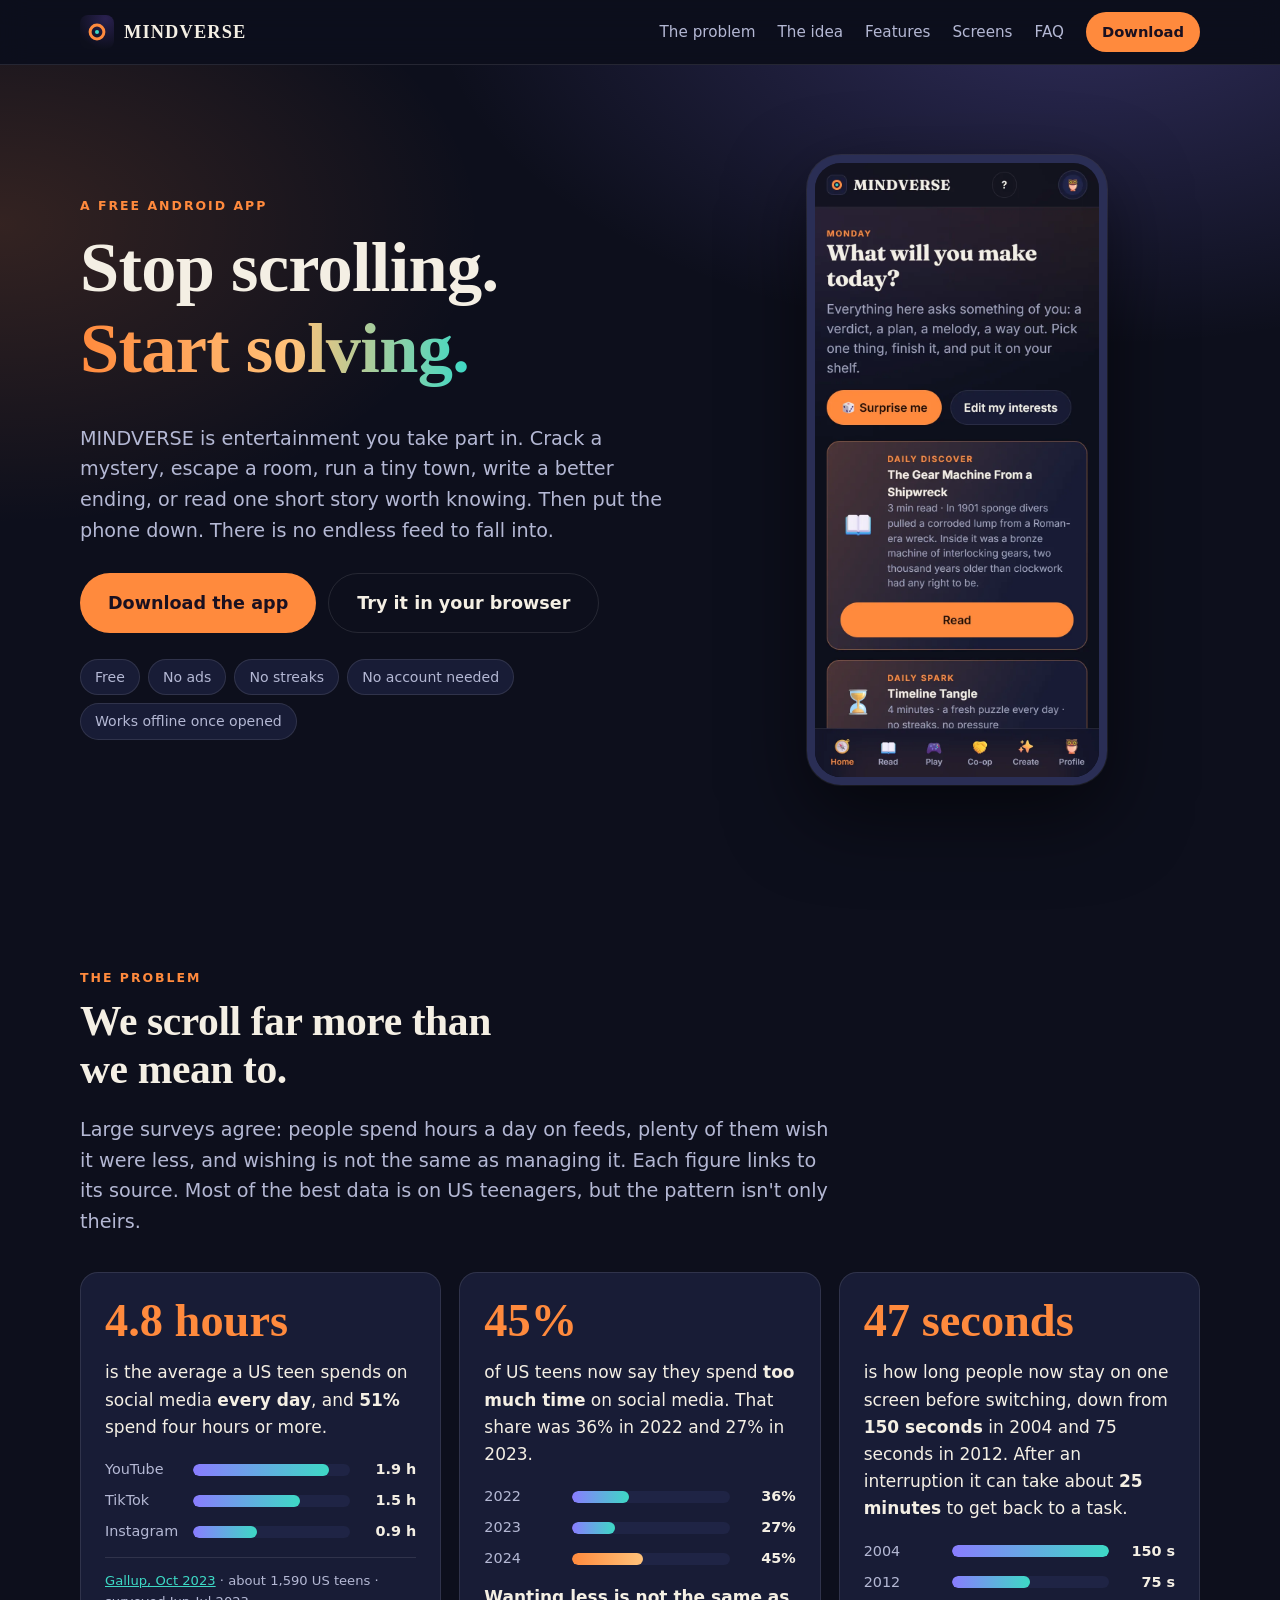
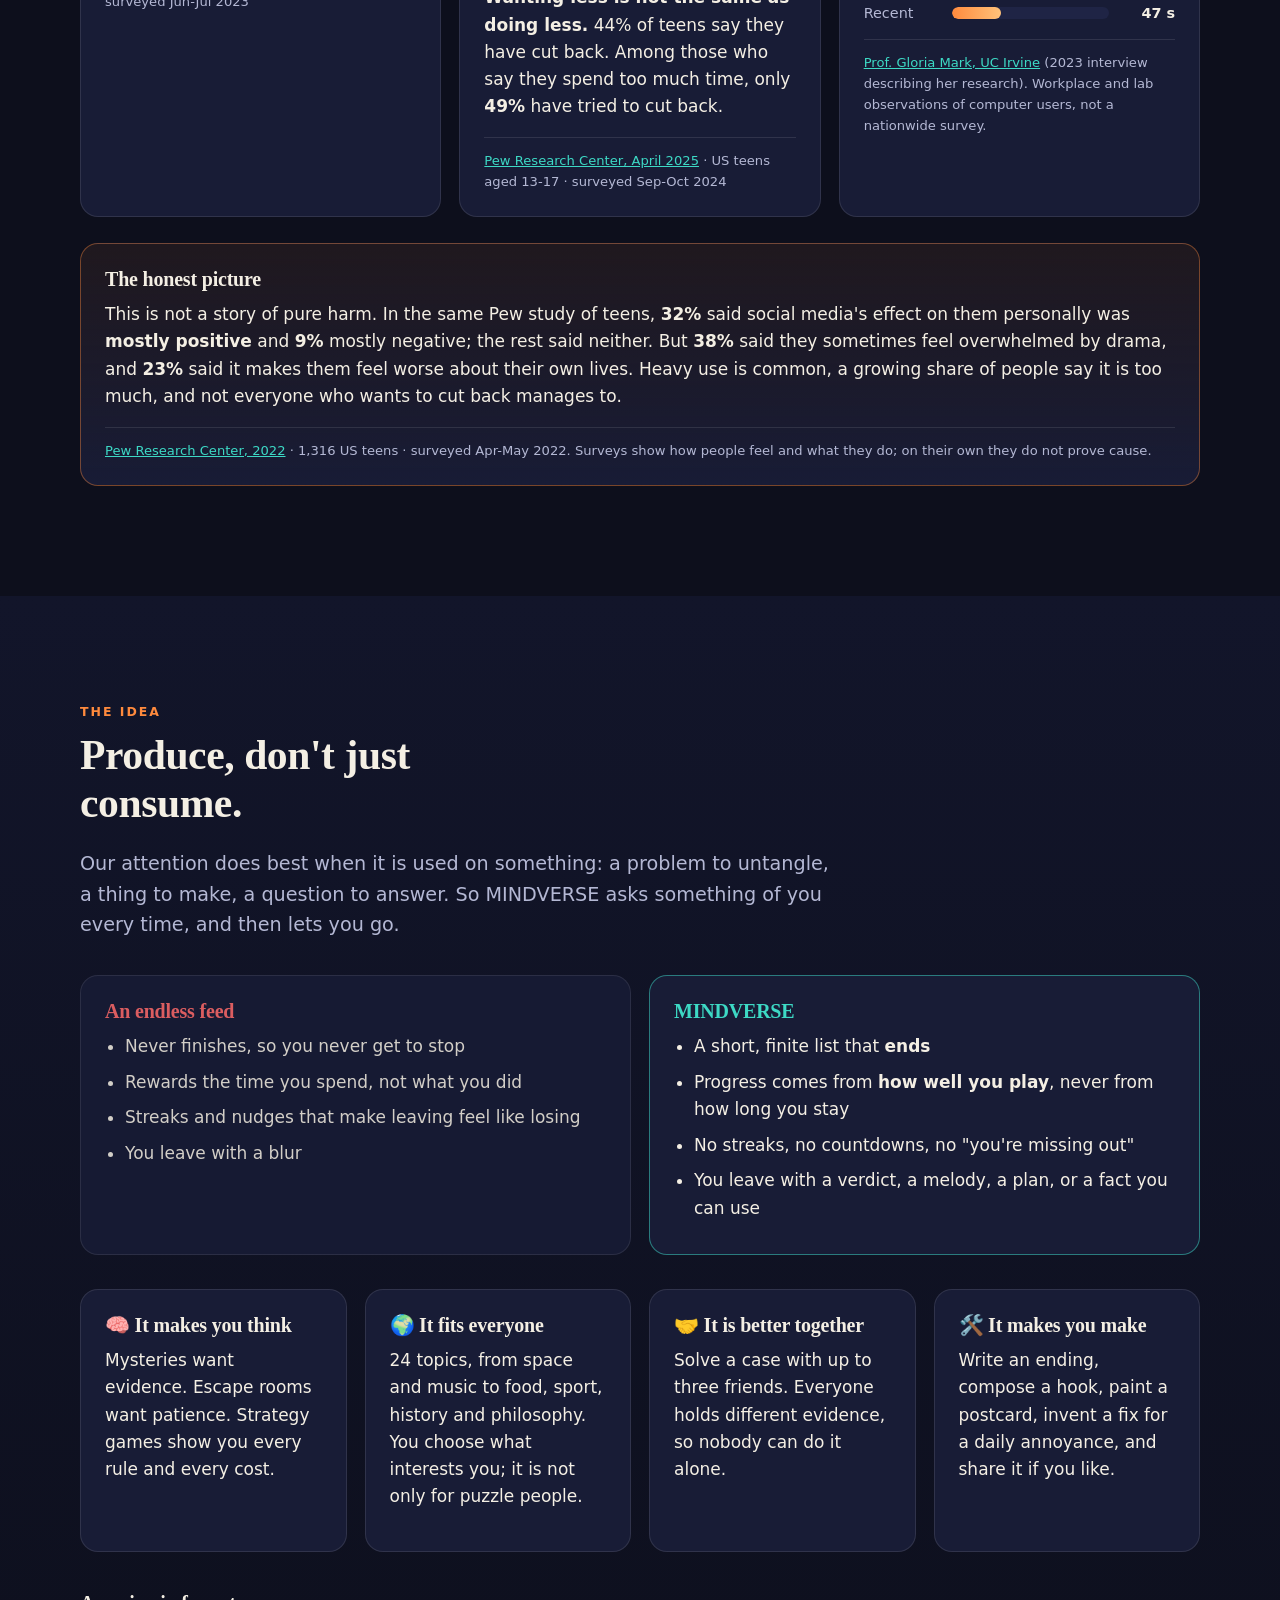
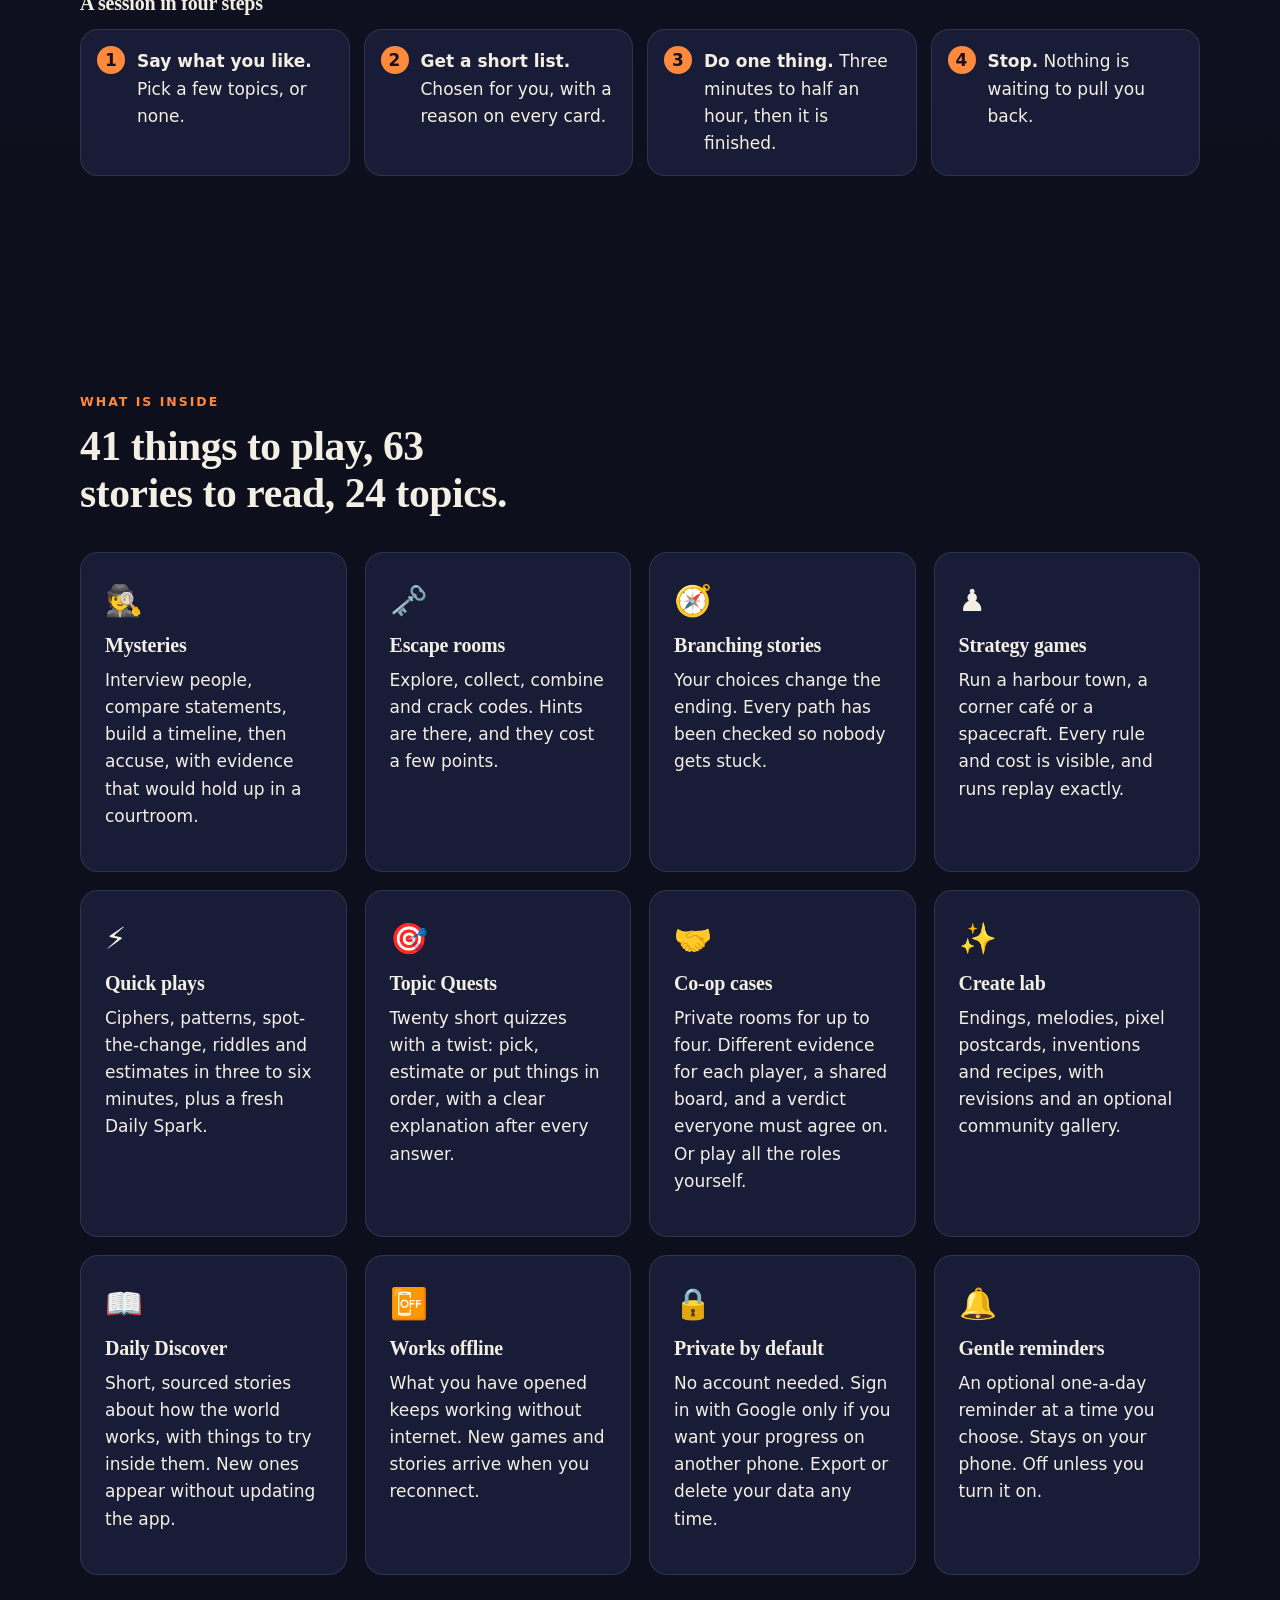
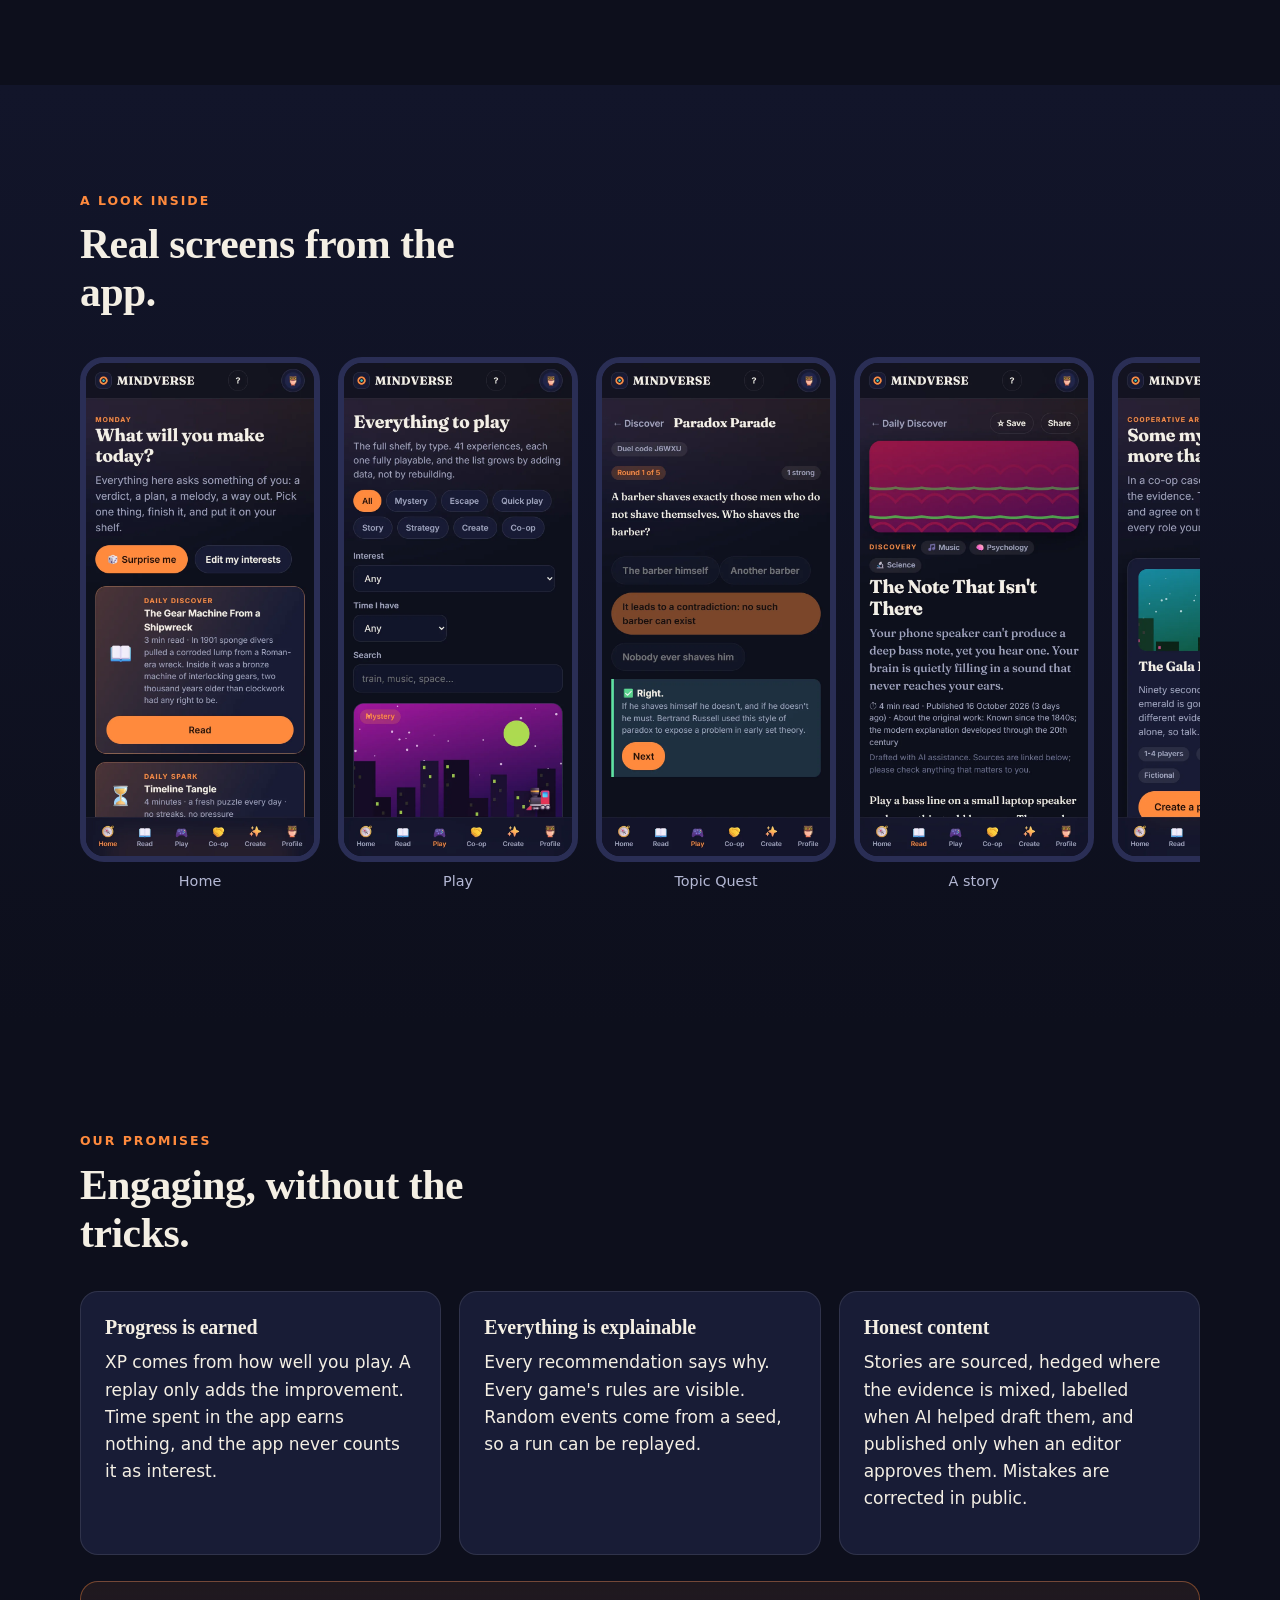
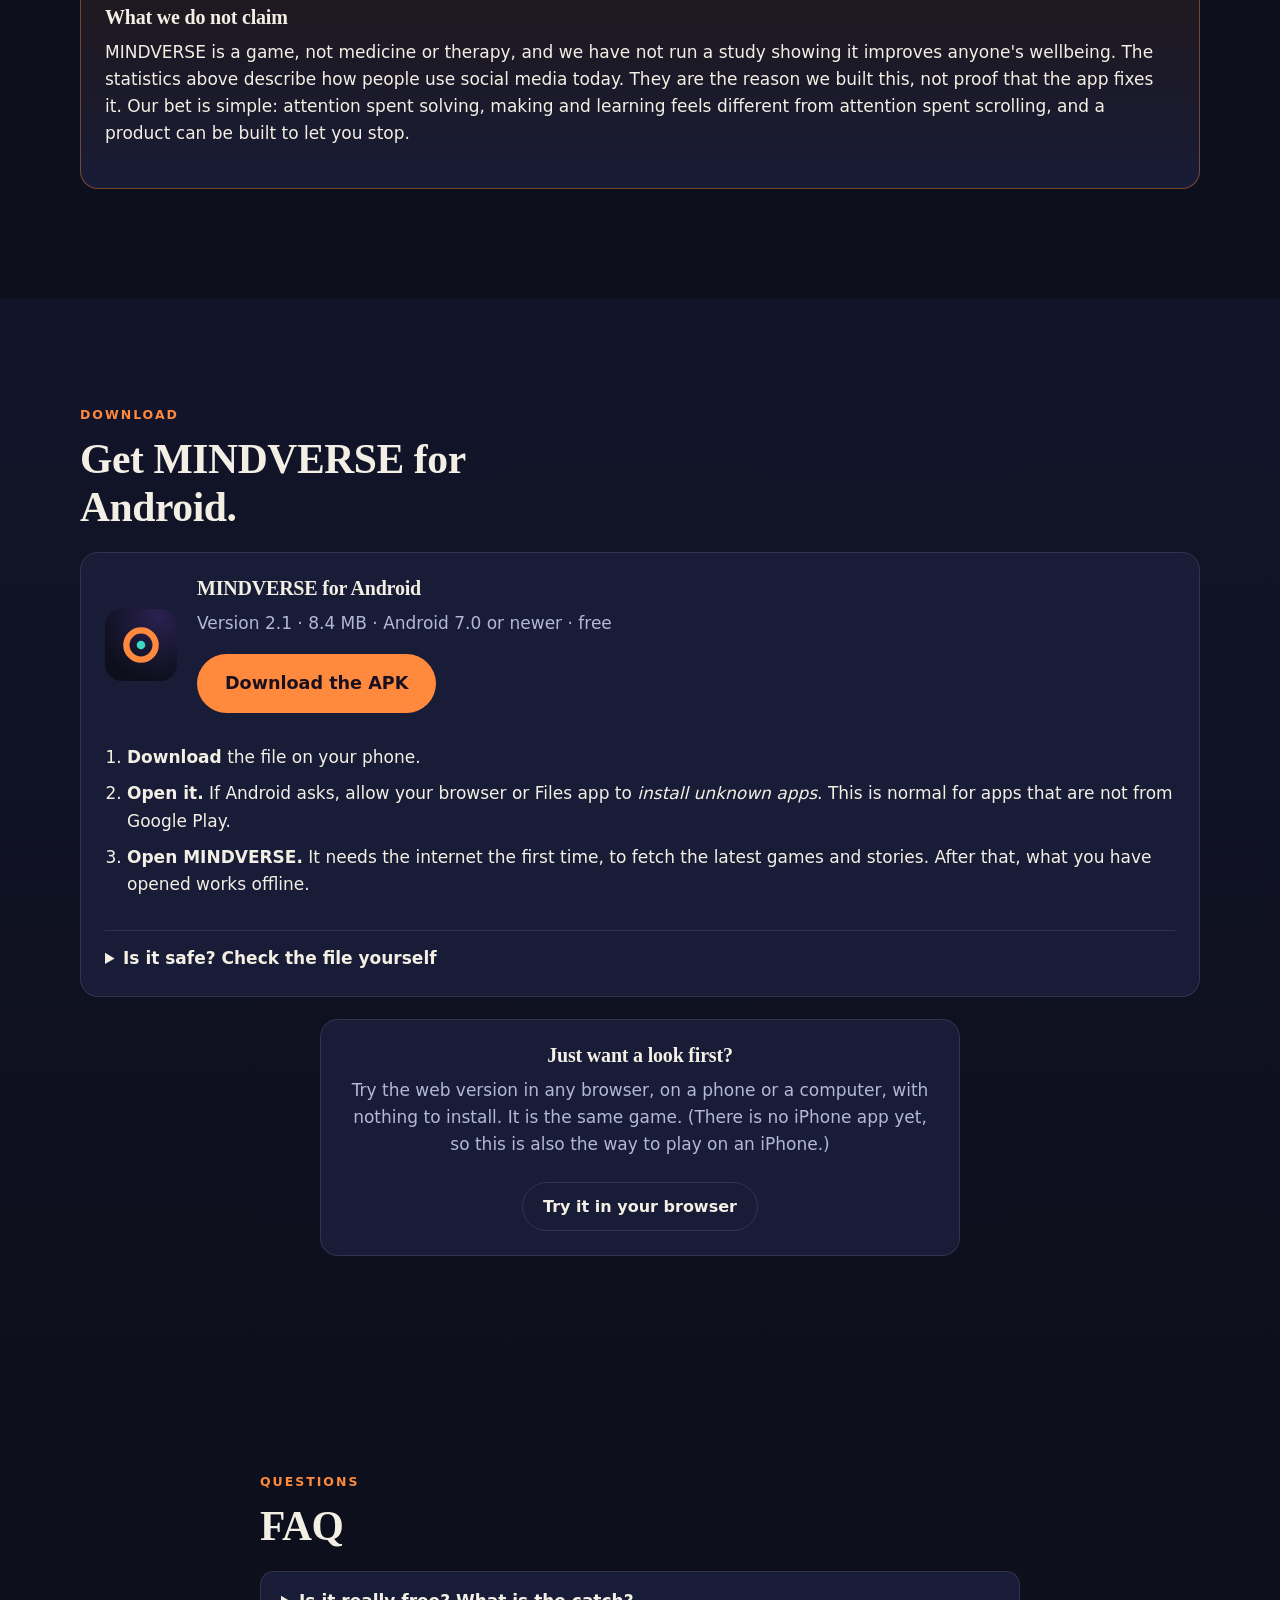
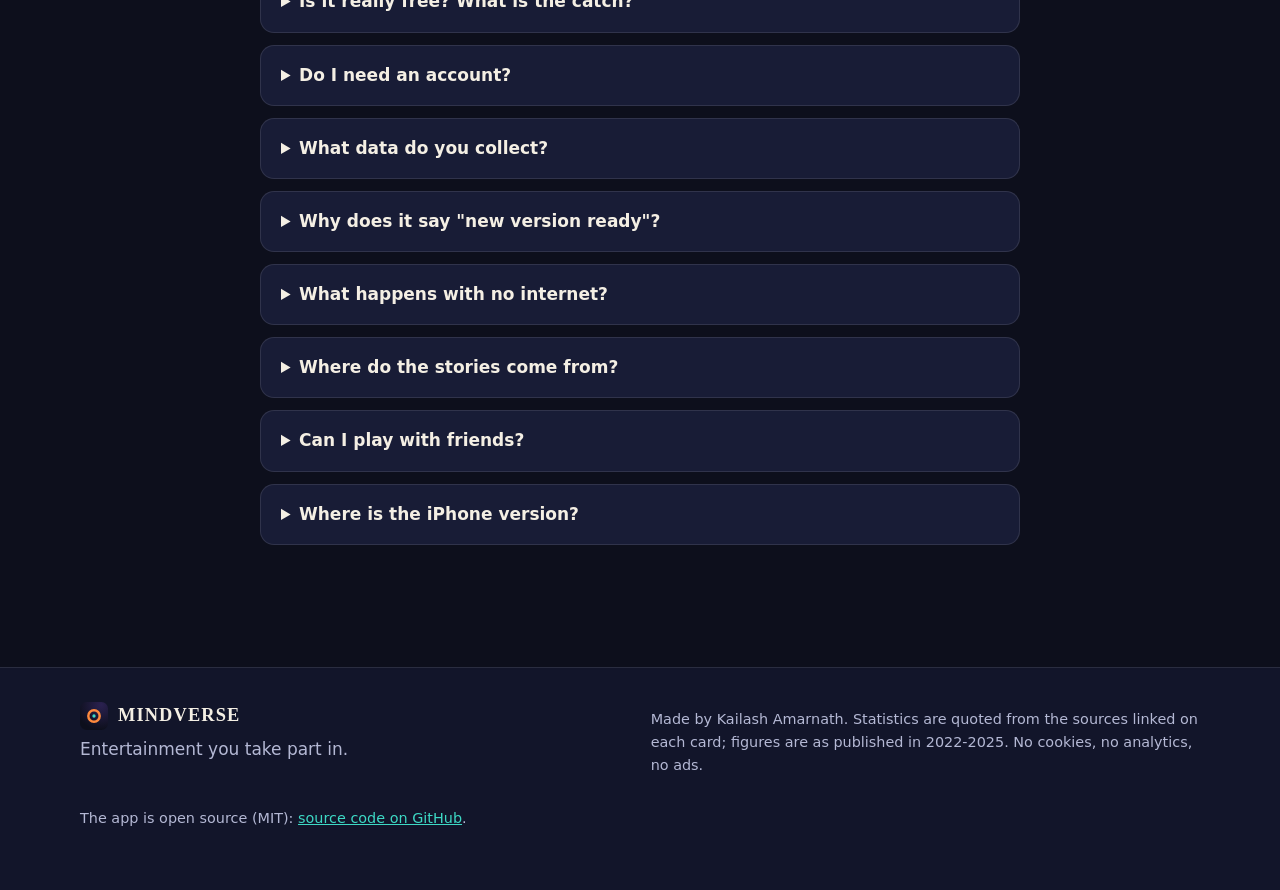
<file: index.html>
<!doctype html>
<html lang="en" class="no-js">
<head>
<meta charset="utf-8" />
<meta name="viewport" content="width=device-width, initial-scale=1, viewport-fit=cover" />
<title>MINDVERSE: entertainment you take part in</title>
<meta name="description" content="MINDVERSE is a free Android app of mysteries, escape rooms, strategy games, quick puzzles, creative challenges and short sourced stories. No endless feed, no streaks, no ads. Play, solve, make." />
<meta name="theme-color" content="#0e1020" />
<link rel="canonical" href="https://kailashamarnath.me/mindverse/" />
<link rel="icon" type="image/svg+xml" href="assets/favicon.svg" />
<meta property="og:type" content="website" />
<meta property="og:title" content="MINDVERSE: stop scrolling, start solving" />
<meta property="og:description" content="Free Android app: mysteries, escape rooms, strategy, puzzles, creative challenges and short stories. No endless feed, no streaks, no ads." />
<meta property="og:url" content="https://kailashamarnath.me/mindverse/" />
<meta property="og:image" content="https://kailashamarnath.me/mindverse/assets/og.png" />
<meta name="twitter:card" content="summary_large_image" />
<link rel="stylesheet" href="styles.css" />
</head>
<body>
<a class="skip" href="#main">Skip to content</a>

<header class="nav" id="top">
  <div class="wrap nav-in">
    <a class="brand" href="#top" aria-label="MINDVERSE home"><img src="assets/logo.svg" width="34" height="34" alt="" /><span>MINDVERSE</span></a>
    <button class="menu-btn" aria-expanded="false" aria-controls="menu" aria-label="Open menu"><span></span><span></span><span></span></button>
    <nav id="menu" class="menu" aria-label="Sections">
      <a href="#problem">The problem</a>
      <a href="#idea">The idea</a>
      <a href="#features">Features</a>
      <a href="#screens">Screens</a>
      <a href="#faq">FAQ</a>
      <a class="btn small" href="#download">Download</a>
    </nav>
  </div>
</header>

<main id="main">

<!-- HERO -->
<section class="hero">
  <div class="wrap hero-grid">
    <div class="hero-copy">
      <p class="eyebrow">A free Android app</p>
      <h1>Stop scrolling.<br /><span class="grad">Start solving.</span></h1>
      <p class="lead">MINDVERSE is entertainment you take part in. Crack a mystery, escape a room, run a tiny town, write a better ending, or read one short story worth knowing. Then put the phone down. There is no endless feed to fall into.</p>
      <div class="cta-row">
        <a class="btn big" href="#download">Download the app</a>
        <a class="btn big ghost" href="https://mindverse-184ed.web.app" rel="noopener">Try it in your browser</a>
      </div>
      <ul class="chips" aria-label="Highlights">
        <li>Free</li><li>No ads</li><li>No streaks</li><li>No account needed</li><li>Works offline once opened</li>
      </ul>
    </div>
    <div class="hero-shot">
      <img class="phone" src="assets/shots/home.webp" width="390" height="844" alt="The MINDVERSE home screen: a short, finite list of things to play and read." />
    </div>
  </div>
</section>

<!-- PROBLEM -->
<section id="problem" class="section">
  <div class="wrap">
    <p class="eyebrow">The problem</p>
    <h2>We scroll far more than we mean to.</h2>
    <p class="lead narrow">Large surveys agree: people spend hours a day on feeds, plenty of them wish it were less, and wishing is not the same as managing it. Each figure links to its source. Most of the best data is on US teenagers, but the pattern isn't only theirs.</p>

    <div class="grid stats">
      <article class="card stat" data-reveal>
        <p class="big">4.8 hours</p>
        <p>is the average a US teen spends on social media <b>every day</b>, and <b>51%</b> spend four hours or more.</p>
        <div class="bars" role="img" aria-label="Average hours per day by platform: YouTube 1.9, TikTok 1.5, Instagram 0.9">
          <div class="bar-row"><span>YouTube</span><div class="track"><i style="--v:1.9"></i></div><b>1.9 h</b></div>
          <div class="bar-row"><span>TikTok</span><div class="track"><i style="--v:1.5"></i></div><b>1.5 h</b></div>
          <div class="bar-row"><span>Instagram</span><div class="track"><i style="--v:0.9"></i></div><b>0.9 h</b></div>
        </div>
        <p class="src"><a href="https://news.gallup.com/poll/512576/teens-spend-average-hours-social-media-per-day.aspx" rel="noopener">Gallup, Oct 2023</a> · about 1,590 US teens · surveyed Jun-Jul 2023</p>
      </article>

      <article class="card stat" data-reveal>
        <p class="big">45%</p>
        <p>of US teens now say they spend <b>too much time</b> on social media. That share was 36% in 2022 and 27% in 2023.</p>
        <div class="bars" role="img" aria-label="Share of US teens saying they spend too much time on social media: 2022 36 percent, 2023 27 percent, 2024 45 percent">
          <div class="bar-row"><span>2022</span><div class="track"><i style="--p:36"></i></div><b>36%</b></div>
          <div class="bar-row"><span>2023</span><div class="track"><i style="--p:27"></i></div><b>27%</b></div>
          <div class="bar-row"><span>2024</span><div class="track hot"><i style="--p:45"></i></div><b>45%</b></div>
        </div>
        <p><b>Wanting less is not the same as doing less.</b> 44% of teens say they have cut back. Among those who say they spend too much time, only <b>49%</b> have tried to cut back.</p>
        <p class="src"><a href="https://www.pewresearch.org/internet/2025/04/22/teens-social-media-and-mental-health/" rel="noopener">Pew Research Center, April 2025</a> · US teens aged 13-17 · surveyed Sep-Oct 2024</p>
      </article>

      <article class="card stat" data-reveal>
        <p class="big">47 seconds</p>
        <p>is how long people now stay on one screen before switching, down from <b>150 seconds</b> in 2004 and 75 seconds in 2012. After an interruption it can take about <b>25 minutes</b> to get back to a task.</p>
        <div class="bars" role="img" aria-label="Seconds on a screen before switching: 2004 150, 2012 75, recent 47">
          <div class="bar-row"><span>2004</span><div class="track"><i style="--p:100"></i></div><b>150 s</b></div>
          <div class="bar-row"><span>2012</span><div class="track"><i style="--p:50"></i></div><b>75 s</b></div>
          <div class="bar-row"><span>Recent</span><div class="track hot"><i style="--p:31.3"></i></div><b>47 s</b></div>
        </div>
        <p class="src"><a href="https://news.uci.edu/2023/05/05/uci-podcast-if-you-cant-pay-attention-youre-not-alone/" rel="noopener">Prof. Gloria Mark, UC Irvine</a> (2023 interview describing her research). Workplace and lab observations of computer users, not a nationwide survey.</p>
      </article>
    </div>

    <aside class="card honest" data-reveal>
      <h3>The honest picture</h3>
      <p>This is not a story of pure harm. In the same Pew study of teens, <b>32%</b> said social media's effect on them personally was <b>mostly positive</b> and <b>9%</b> mostly negative; the rest said neither. But <b>38%</b> said they sometimes feel overwhelmed by drama, and <b>23%</b> said it makes them feel worse about their own lives. Heavy use is common, a growing share of people say it is too much, and not everyone who wants to cut back manages to.</p>
      <p class="src"><a href="https://www.pewresearch.org/internet/2022/11/16/connection-creativity-and-drama-teen-life-on-social-media-in-2022/" rel="noopener">Pew Research Center, 2022</a> · 1,316 US teens · surveyed Apr-May 2022. Surveys show how people feel and what they do; on their own they do not prove cause.</p>
    </aside>
  </div>
</section>

<!-- IDEA -->
<section id="idea" class="section alt">
  <div class="wrap">
    <p class="eyebrow">The idea</p>
    <h2>Produce, don't just consume.</h2>
    <p class="lead narrow">Our attention does best when it is used on something: a problem to untangle, a thing to make, a question to answer. So MINDVERSE asks something of you every time, and then lets you go.</p>

    <div class="compare">
      <div class="card col bad">
        <h3>An endless feed</h3>
        <ul>
          <li>Never finishes, so you never get to stop</li>
          <li>Rewards the time you spend, not what you did</li>
          <li>Streaks and nudges that make leaving feel like losing</li>
          <li>You leave with a blur</li>
        </ul>
      </div>
      <div class="card col good">
        <h3>MINDVERSE</h3>
        <ul>
          <li>A short, finite list that <b>ends</b></li>
          <li>Progress comes from <b>how well you play</b>, never from how long you stay</li>
          <li>No streaks, no countdowns, no "you're missing out"</li>
          <li>You leave with a verdict, a melody, a plan, or a fact you can use</li>
        </ul>
      </div>
    </div>

    <div class="grid four pillars">
      <article class="card" data-reveal><h3>🧠 It makes you think</h3><p>Mysteries want evidence. Escape rooms want patience. Strategy games show you every rule and every cost.</p></article>
      <article class="card" data-reveal><h3>🌍 It fits everyone</h3><p>24 topics, from space and music to food, sport, history and philosophy. You choose what interests you; it is not only for puzzle people.</p></article>
      <article class="card" data-reveal><h3>🤝 It is better together</h3><p>Solve a case with up to three friends. Everyone holds different evidence, so nobody can do it alone.</p></article>
      <article class="card" data-reveal><h3>🛠️ It makes you make</h3><p>Write an ending, compose a hook, paint a postcard, invent a fix for a daily annoyance, and share it if you like.</p></article>
    </div>

    <div class="how" aria-label="How a session works">
      <h3>A session in four steps</h3>
      <ol class="steps">
        <li><b>Say what you like.</b> Pick a few topics, or none.</li>
        <li><b>Get a short list.</b> Chosen for you, with a reason on every card.</li>
        <li><b>Do one thing.</b> Three minutes to half an hour, then it is finished.</li>
        <li><b>Stop.</b> Nothing is waiting to pull you back.</li>
      </ol>
    </div>
  </div>
</section>

<!-- FEATURES -->
<section id="features" class="section">
  <div class="wrap">
    <p class="eyebrow">What is inside</p>
    <h2>41 things to play, 63 stories to read, 24 topics.</h2>
    <div class="grid features">
      <article class="card feat" data-reveal><span class="ico">🕵️</span><h3>Mysteries</h3><p>Interview people, compare statements, build a timeline, then accuse, with evidence that would hold up in a courtroom.</p></article>
      <article class="card feat" data-reveal><span class="ico">🗝️</span><h3>Escape rooms</h3><p>Explore, collect, combine and crack codes. Hints are there, and they cost a few points.</p></article>
      <article class="card feat" data-reveal><span class="ico">🧭</span><h3>Branching stories</h3><p>Your choices change the ending. Every path has been checked so nobody gets stuck.</p></article>
      <article class="card feat" data-reveal><span class="ico">♟️</span><h3>Strategy games</h3><p>Run a harbour town, a corner café or a spacecraft. Every rule and cost is visible, and runs replay exactly.</p></article>
      <article class="card feat" data-reveal><span class="ico">⚡</span><h3>Quick plays</h3><p>Ciphers, patterns, spot-the-change, riddles and estimates in three to six minutes, plus a fresh Daily Spark.</p></article>
      <article class="card feat" data-reveal><span class="ico">🎯</span><h3>Topic Quests</h3><p>Twenty short quizzes with a twist: pick, estimate or put things in order, with a clear explanation after every answer.</p></article>
      <article class="card feat" data-reveal><span class="ico">🤝</span><h3>Co-op cases</h3><p>Private rooms for up to four. Different evidence for each player, a shared board, and a verdict everyone must agree on. Or play all the roles yourself.</p></article>
      <article class="card feat" data-reveal><span class="ico">✨</span><h3>Create lab</h3><p>Endings, melodies, pixel postcards, inventions and recipes, with revisions and an optional community gallery.</p></article>
      <article class="card feat" data-reveal><span class="ico">📖</span><h3>Daily Discover</h3><p>Short, sourced stories about how the world works, with things to try inside them. New ones appear without updating the app.</p></article>
      <article class="card feat" data-reveal><span class="ico">📴</span><h3>Works offline</h3><p>What you have opened keeps working without internet. New games and stories arrive when you reconnect.</p></article>
      <article class="card feat" data-reveal><span class="ico">🔒</span><h3>Private by default</h3><p>No account needed. Sign in with Google only if you want your progress on another phone. Export or delete your data any time.</p></article>
      <article class="card feat" data-reveal><span class="ico">🔔</span><h3>Gentle reminders</h3><p>An optional one-a-day reminder at a time you choose. Stays on your phone. Off unless you turn it on.</p></article>
    </div>
  </div>
</section>

<!-- SCREENS -->
<section id="screens" class="section alt">
  <div class="wrap">
    <p class="eyebrow">A look inside</p>
    <h2>Real screens from the app.</h2>
    <div class="shots" tabindex="0" aria-label="App screenshots, scroll sideways">
      <figure><img loading="lazy" src="assets/shots/home.webp" width="390" height="844" alt="Home: a short list chosen for you, with a daily puzzle." /><figcaption>Home</figcaption></figure>
      <figure><img loading="lazy" src="assets/shots/play.webp" width="390" height="844" alt="Play: every game, filterable by type, topic and length." /><figcaption>Play</figcaption></figure>
      <figure><img loading="lazy" src="assets/shots/quest.webp" width="390" height="844" alt="A Topic Quest question with an explanation after the answer." /><figcaption>Topic Quest</figcaption></figure>
      <figure><img loading="lazy" src="assets/shots/story.webp" width="390" height="844" alt="A short story with a source list and interactive parts." /><figcaption>A story</figcaption></figure>
      <figure><img loading="lazy" src="assets/shots/coop.webp" width="390" height="844" alt="Co-op: start a private room for up to four people." /><figcaption>Co-op</figcaption></figure>
      <figure><img loading="lazy" src="assets/shots/create.webp" width="390" height="844" alt="Create lab: tools to make an ending, melody, postcard, invention or recipe." /><figcaption>Create</figcaption></figure>
      <figure><img loading="lazy" src="assets/shots/profile.webp" width="390" height="844" alt="Profile: skills grow from what you actually did." /><figcaption>Profile</figcaption></figure>
    </div>
  </div>
</section>

<!-- PROMISE -->
<section id="promise" class="section">
  <div class="wrap">
    <p class="eyebrow">Our promises</p>
    <h2>Engaging, without the tricks.</h2>
    <div class="grid three">
      <article class="card" data-reveal><h3>Progress is earned</h3><p>XP comes from how well you play. A replay only adds the improvement. Time spent in the app earns nothing, and the app never counts it as interest.</p></article>
      <article class="card" data-reveal><h3>Everything is explainable</h3><p>Every recommendation says why. Every game's rules are visible. Random events come from a seed, so a run can be replayed.</p></article>
      <article class="card" data-reveal><h3>Honest content</h3><p>Stories are sourced, hedged where the evidence is mixed, labelled when AI helped draft them, and published only when an editor approves them. Mistakes are corrected in public.</p></article>
    </div>
    <aside class="card honest" data-reveal>
      <h3>What we do not claim</h3>
      <p>MINDVERSE is a game, not medicine or therapy, and we have not run a study showing it improves anyone's wellbeing. The statistics above describe how people use social media today. They are the reason we built this, not proof that the app fixes it. Our bet is simple: attention spent solving, making and learning feels different from attention spent scrolling, and a product can be built to let you stop.</p>
    </aside>
  </div>
</section>

<!-- DOWNLOAD -->
<section id="download" class="section alt">
  <div class="wrap">
    <p class="eyebrow">Download</p>
    <h2>Get MINDVERSE for Android.</h2>
    <div class="dl card">
      <div class="dl-main">
        <img src="assets/logo.svg" width="72" height="72" alt="" />
        <div>
          <h3>MINDVERSE for Android</h3>
          <p class="muted">Version 2.1 · 8.4 MB · Android 7.0 or newer · free</p>
          <a class="btn big" href="downloads/MINDVERSE.apk" download>Download the APK</a>
        </div>
      </div>
      <ol class="install">
        <li><b>Download</b> the file on your phone.</li>
        <li><b>Open it.</b> If Android asks, allow your browser or Files app to <i>install unknown apps</i>. This is normal for apps that are not from Google Play.</li>
        <li><b>Open MINDVERSE.</b> It needs the internet the first time, to fetch the latest games and stories. After that, what you have opened works offline.</li>
      </ol>
      <details>
        <summary>Is it safe? Check the file yourself</summary>
        <p>This is an early build signed with a developer key and is not yet on Google Play, so Android or Play Protect may show a warning. You can check that your download is the same file we published by comparing its SHA-256 fingerprint:</p>
        <p><code id="sha">5DF7E9025813C493A7E46DFCF143FA26DE21BBB50C9ECDE8DDB520866511F9DF</code> <button class="btn small ghost" id="copy-sha" type="button">Copy</button></p>
        <p class="muted">On Windows: <code>certutil -hashfile MINDVERSE.apk SHA256</code>. The app asks only for internet access, plus notification and alarm permission that is used only if you turn the optional daily reminder on.</p>
      </details>
    </div>
    <div class="try card center">
      <h3>Just want a look first?</h3>
      <p class="muted">Try the web version in any browser, on a phone or a computer, with nothing to install. It is the same game. (There is no iPhone app yet, so this is also the way to play on an iPhone.)</p>
      <a class="btn ghost" href="https://mindverse-184ed.web.app" rel="noopener">Try it in your browser</a>
    </div>
  </div>
</section>

<!-- FAQ -->
<section id="faq" class="section">
  <div class="wrap narrow">
    <p class="eyebrow">Questions</p>
    <h2>FAQ</h2>
    <details class="faq"><summary>Is it really free? What is the catch?</summary><p>It is free, with no ads and nothing to buy. It runs on a free hosting tier, so there is a limit to how many people can use it at the same moment, and it is a personal project rather than a company.</p></details>
    <details class="faq"><summary>Do I need an account?</summary><p>No. Everything works on your own phone. An optional Google sign-in saves your progress, creations and bookmarks so they follow you to another device.</p></details>
    <details class="faq"><summary>What data do you collect?</summary><p>None for advertising and no tracking of how long you look at the screen. If you sign in, your profile, progress and creations are stored in your account so they can sync, and you can export or delete them in the app. This website uses no cookies and no analytics.</p></details>
    <details class="faq"><summary>Why does it say "new version ready"?</summary><p>The app loads the latest games and stories from our servers. When an update is waiting, a small bar offers a <b>Reload</b>, and you choose when, so a game in progress is never interrupted.</p></details>
    <details class="faq"><summary>What happens with no internet?</summary><p>Games and stories you have already opened keep working. New games and new stories appear once you reconnect.</p></details>
    <details class="faq"><summary>Where do the stories come from?</summary><p>They are written with AI assistance and labelled as such, each links to its sources, and they go live only when an editor approves them. They are not expert fact-checked, so check the sources for anything important.</p></details>
    <details class="faq"><summary>Can I play with friends?</summary><p>Yes. The co-op case supports up to four players in a private room, and quick games have duel codes so you and a friend get the same puzzle.</p></details>
    <details class="faq"><summary>Where is the iPhone version?</summary><p>There is not one yet. In Safari you can open the browser version and use Share, then Add to Home Screen.</p></details>
  </div>
</section>

</main>

<footer class="foot">
  <div class="wrap foot-in">
    <div><a class="brand" href="#top"><img src="assets/logo.svg" width="28" height="28" alt="" /><span>MINDVERSE</span></a><p class="muted">Entertainment you take part in.</p></div>
    <p class="muted small">Made by Kailash Amarnath. Statistics are quoted from the sources linked on each card; figures are as published in 2022-2025. No cookies, no analytics, no ads.</p>
    <p class="muted small">The app is open source (MIT): <a href="https://github.com/Kailu687/mindverse-app" rel="noopener">source code on GitHub</a>.</p>
  </div>
</footer>

<script src="script.js" defer></script>
</body>
</html>
</file>
<file: styles.css>
:root{--bg:#0d0f1c;--bg2:#12152a;--surface:#181c36;--surface2:#1f2445;--line:rgba(255,255,255,.1);--text:#f4efe4;--muted:#b4b8d4;--ember:#ff8a3d;--teal:#3dd9c5;--violet:#8a7cff;--bad:#ff6b6b;--radius:18px;--wrap:1120px}
*{box-sizing:border-box}
html{scroll-behavior:smooth;scroll-padding-top:76px;-webkit-text-size-adjust:100%}
body{margin:0;background:var(--bg);color:var(--text);font:400 1.0625rem/1.6 system-ui,-apple-system,"Segoe UI",Roboto,Helvetica,Arial,sans-serif;padding-left:env(safe-area-inset-left);padding-right:env(safe-area-inset-right);overflow-x:hidden}
img{max-width:100%;height:auto;display:block}
a{color:var(--teal)}
a:hover{color:#8ff0e2}
:focus-visible{outline:3px solid var(--ember);outline-offset:3px;border-radius:6px}
.wrap{width:min(var(--wrap),100% - 40px);margin-inline:auto}
.narrow{max-width:760px}
.center{text-align:center}
.muted{color:var(--muted)}
.small{font-size:.9rem}
h1,h2,h3{font-family:Georgia,"Times New Roman",serif;line-height:1.15;margin:0 0 .5em;letter-spacing:-.01em}
h1{font-size:clamp(2.4rem,7vw,4.4rem);font-weight:700}
h2{font-size:clamp(1.7rem,4.4vw,2.6rem);font-weight:700;max-width:22ch}
h3{font-size:1.25rem}
p{margin:0 0 1em}
.eyebrow{font:700 .78rem/1 system-ui,sans-serif;letter-spacing:.16em;text-transform:uppercase;color:var(--ember);margin-bottom:14px}
.lead{font-size:1.2rem;color:var(--muted)}
.lead.narrow{max-width:62ch}
.grad{background:linear-gradient(90deg,var(--ember),#ffc27a 55%,var(--teal));-webkit-background-clip:text;background-clip:text;color:transparent}
.skip{position:absolute;left:-999px;top:8px;background:var(--ember);color:#1a1020;padding:10px 14px;border-radius:8px;z-index:100}
.skip:focus{left:8px}

/* nav */
.nav{position:sticky;top:0;z-index:50;background:rgba(13,15,28,.86);backdrop-filter:blur(14px);border-bottom:1px solid var(--line)}
.nav-in{display:flex;align-items:center;justify-content:space-between;min-height:64px;gap:12px}
.brand{display:flex;align-items:center;gap:10px;color:var(--text);text-decoration:none;font:700 1.15rem Georgia,serif;letter-spacing:.06em}
.menu{display:flex;align-items:center;gap:22px}
.menu a{color:var(--muted);text-decoration:none;font-size:.95rem}
.menu a:hover{color:var(--text)}
.menu-btn{display:none;width:44px;height:44px;border:1px solid var(--line);border-radius:12px;background:var(--surface);padding:0;cursor:pointer;flex-direction:column;align-items:center;justify-content:center;gap:5px}
.menu-btn span{display:block;width:20px;height:2px;background:var(--text);border-radius:2px;transition:transform .2s,opacity .2s}
.menu-btn[aria-expanded=true] span:nth-child(1){transform:translateY(7px) rotate(45deg)}
.menu-btn[aria-expanded=true] span:nth-child(2){opacity:0}
.menu-btn[aria-expanded=true] span:nth-child(3){transform:translateY(-7px) rotate(-45deg)}

/* buttons */
.btn{display:inline-flex;align-items:center;justify-content:center;gap:8px;background:var(--ember);color:#1a1020!important;font-weight:700;text-decoration:none;border:0;border-radius:999px;padding:11px 20px;cursor:pointer;font-size:1rem;min-height:44px;transition:transform .15s,filter .15s}
.btn:hover{filter:brightness(1.08);transform:translateY(-1px)}
.btn.big{padding:15px 28px;font-size:1.1rem;min-height:52px}
.btn.small{padding:8px 16px;min-height:38px;font-size:.92rem}
.btn.ghost{background:transparent;color:var(--text)!important;border:1px solid var(--line)}
.btn.ghost:hover{background:var(--surface)}

/* sections */
.section{padding:clamp(56px,9vw,110px) 0}
.section.alt{background:linear-gradient(180deg,var(--bg2),var(--bg))}
.hero{padding:clamp(40px,7vw,90px) 0 clamp(40px,6vw,80px);background:radial-gradient(1100px 600px at 85% -10%,rgba(138,124,255,.28),transparent 60%),radial-gradient(800px 500px at 0% 20%,rgba(255,138,61,.16),transparent 60%)}
.hero-grid{display:grid;grid-template-columns:1.1fr .9fr;gap:40px;align-items:center}
.cta-row{display:flex;flex-wrap:wrap;gap:12px;margin:26px 0}
.chips{display:flex;flex-wrap:wrap;gap:8px;list-style:none;padding:0;margin:0}
.chips li{border:1px solid var(--line);background:var(--surface);color:var(--muted);border-radius:999px;padding:6px 14px;font-size:.88rem}
.hero-shot{display:flex;justify-content:center}
.phone{width:min(300px,70vw);border-radius:34px;border:8px solid #2a2e55;box-shadow:0 30px 80px rgba(0,0,0,.55),0 0 0 1px var(--line);background:#000}

/* cards and grids */
.card{background:var(--surface);border:1px solid var(--line);border-radius:var(--radius);padding:24px}
.grid{display:grid;gap:18px;margin-top:34px}
.grid.stats{grid-template-columns:repeat(auto-fit,minmax(min(100%,300px),1fr))}
.grid.four{grid-template-columns:repeat(auto-fit,minmax(min(100%,240px),1fr))}
.grid.three{grid-template-columns:repeat(auto-fit,minmax(min(100%,300px),1fr))}
.grid.features{grid-template-columns:repeat(auto-fit,minmax(min(100%,260px),1fr))}
.stat.wide{grid-column:1/-1}
.stat .big{font:700 clamp(2rem,5vw,2.9rem)/1.05 Georgia,serif;color:var(--ember);margin-bottom:.3em}
.src{font-size:.82rem;color:var(--muted);border-top:1px solid var(--line);padding-top:12px;margin:14px 0 0}
.bars{margin:14px 0}
.bar-row{display:grid;grid-template-columns:78px 1fr 56px;gap:10px;align-items:center;margin:8px 0;font-size:.9rem;color:var(--muted)}
.bar-row b{color:var(--text);text-align:right}
.track{height:12px;background:var(--surface2);border-radius:99px;overflow:hidden}
.track i{display:block;height:100%;width:0;background:linear-gradient(90deg,var(--violet),var(--teal));border-radius:99px;transition:width 1.1s cubic-bezier(.2,.8,.2,1)}
.track.hot i{background:linear-gradient(90deg,var(--ember),#ffc27a)}
.in .track i,.no-js .track i{width:calc(var(--p,0) * 1%)}
.in .track i[style*="--v"],.no-js .track i[style*="--v"]{width:calc(var(--v) / 2.2 * 100%)}
.honest{margin-top:26px;border-color:rgba(255,138,61,.4);background:linear-gradient(180deg,rgba(255,138,61,.08),var(--surface))}
.compare{display:grid;grid-template-columns:1fr 1fr;gap:18px;margin:34px 0}
.col ul{padding-left:20px;margin:0}
.col li{margin:.5em 0}
.col.bad{opacity:.85}
.col.bad h3{color:var(--bad)}
.col.good{border-color:rgba(61,217,197,.5)}
.col.good h3{color:var(--teal)}
.how{margin-top:40px}
.steps{list-style:none;counter-reset:s;display:grid;grid-template-columns:repeat(auto-fit,minmax(min(100%,220px),1fr));gap:14px;padding:0;margin:14px 0 0}
.steps li{counter-increment:s;background:var(--surface);border:1px solid var(--line);border-radius:var(--radius);padding:18px 18px 18px 56px;position:relative}
.steps li::before{content:counter(s);position:absolute;left:16px;top:16px;width:28px;height:28px;border-radius:50%;background:var(--ember);color:#1a1020;font-weight:800;display:grid;place-items:center}
.feat .ico{font-size:1.9rem;display:block;margin-bottom:8px}

/* screenshots */
.shots{display:flex;gap:18px;overflow-x:auto;padding:10px 4px 22px;margin-top:30px;scroll-snap-type:x mandatory;-webkit-overflow-scrolling:touch}
.shots figure{margin:0;flex:0 0 min(240px,62vw);scroll-snap-align:start}
.shots img{border-radius:24px;border:6px solid #2a2e55;background:#000;width:100%}
.shots figcaption{text-align:center;color:var(--muted);font-size:.9rem;margin-top:8px}

/* download */
.dl{display:grid;gap:22px}
.dl-main{display:flex;gap:20px;align-items:center;flex-wrap:wrap}
.install{margin:0;padding-left:22px}
.install li{margin:.55em 0}
code{background:var(--surface2);padding:2px 7px;border-radius:6px;font-size:.88rem;word-break:break-all}
details{border-top:1px solid var(--line);padding-top:14px}
summary{cursor:pointer;font-weight:600}
.faq{background:var(--surface);border:1px solid var(--line);border-radius:14px;padding:16px 20px;margin:12px 0}
.faq p{margin:.8em 0 0;color:var(--muted)}

.foot{border-top:1px solid var(--line);padding:34px 0 60px;background:var(--bg2)}
.foot-in{display:flex;gap:24px;justify-content:space-between;flex-wrap:wrap;align-items:flex-start}
.foot-in p{max-width:60ch;margin:6px 0 0}

[data-reveal]{opacity:0;transform:translateY(14px);transition:opacity .6s,transform .6s}
.in[data-reveal],.no-js [data-reveal]{opacity:1;transform:none}

@media (max-width:860px){
  .hero-grid{grid-template-columns:1fr}
  .hero-shot{order:-1}
  .compare{grid-template-columns:1fr}
  .menu-btn{display:flex}
  .menu{position:absolute;left:0;right:0;top:64px;background:var(--bg2);border-bottom:1px solid var(--line);flex-direction:column;align-items:stretch;gap:0;padding:8px 20px 16px;display:none}
  .menu.open{display:flex}
  .menu a{padding:14px 4px;border-bottom:1px solid var(--line);font-size:1.05rem}
  .menu .btn{margin-top:12px;border:0}
}
@media (max-width:420px){.bar-row{grid-template-columns:62px 1fr 50px;gap:8px}.card{padding:18px}}
@media (prefers-reduced-motion:reduce){*{transition:none!important;animation:none!important;scroll-behavior:auto!important}[data-reveal]{opacity:1;transform:none}.track i{width:calc(var(--p,0) * 1%)}.track i[style*="--v"]{width:calc(var(--v) / 2.2 * 100%)}}
.try{margin-top:22px;max-width:640px;margin-inline:auto}
.try .btn{margin-top:6px}
</file>
